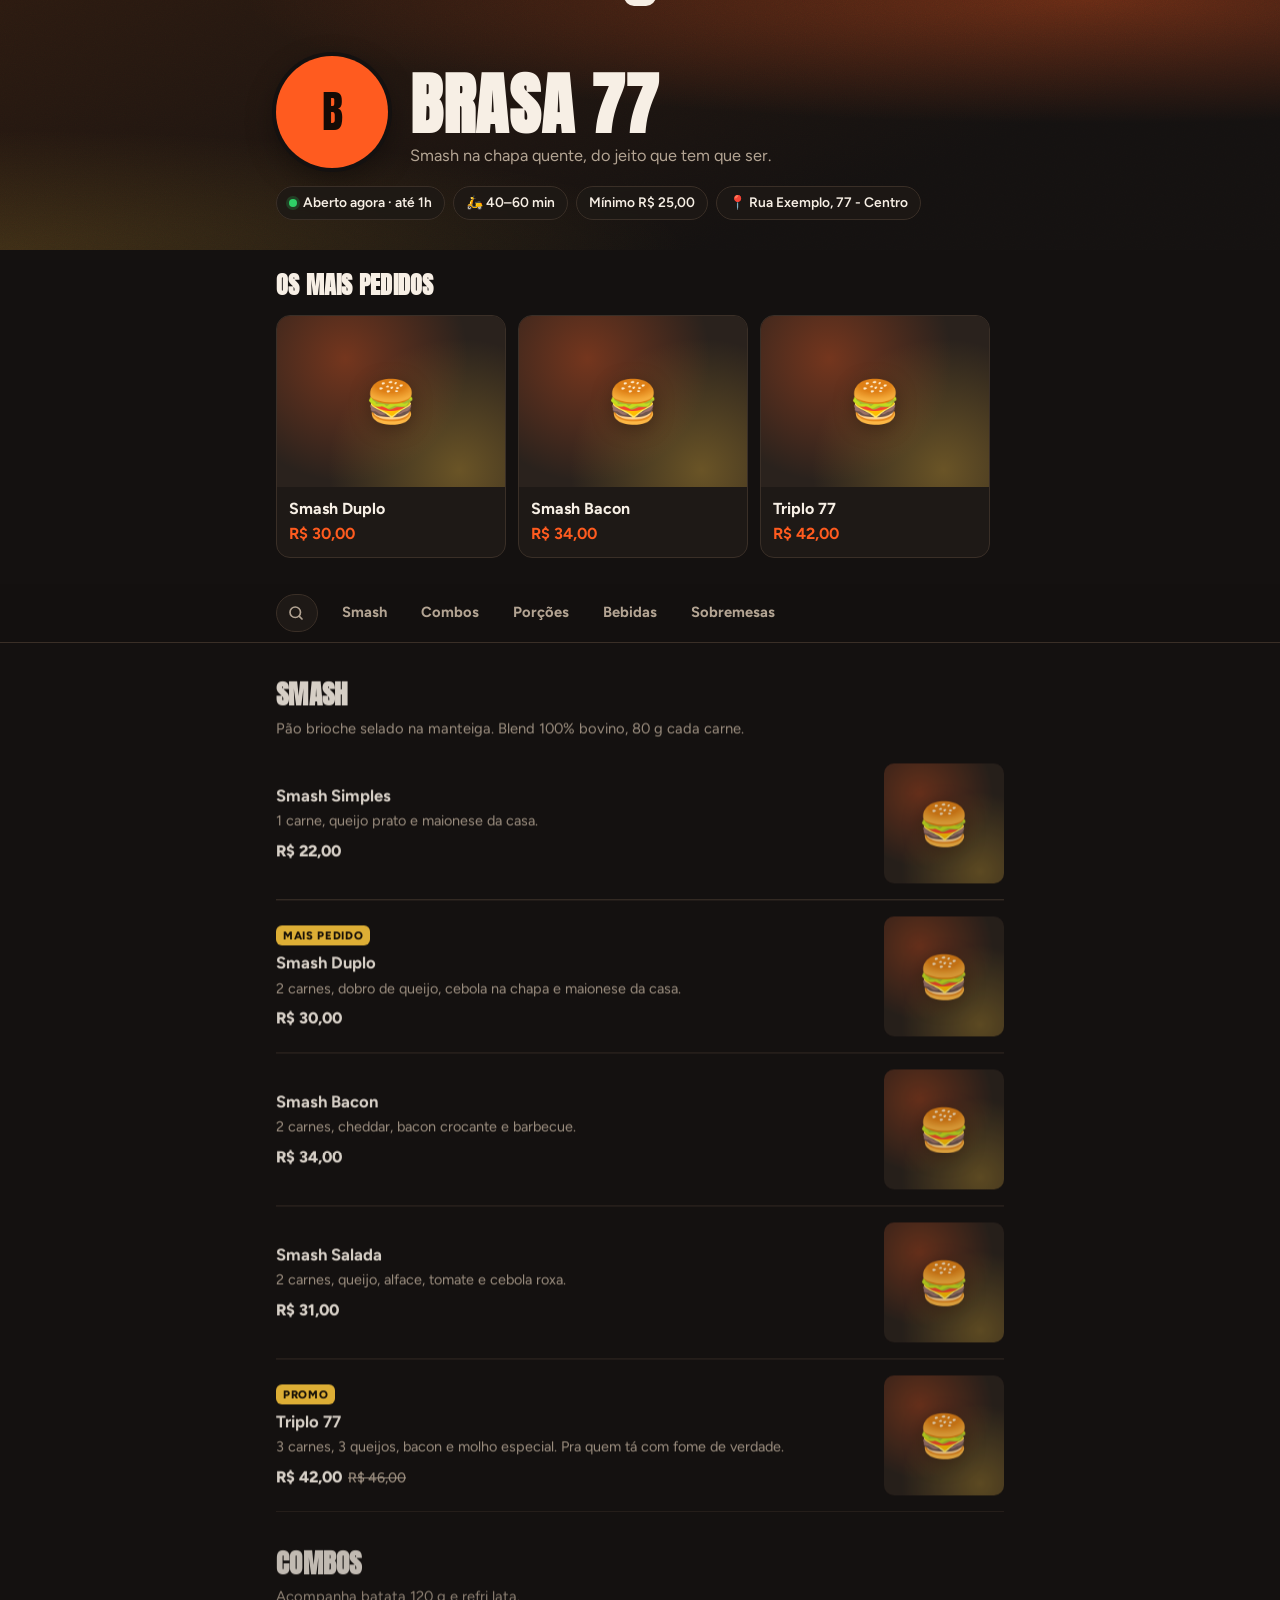
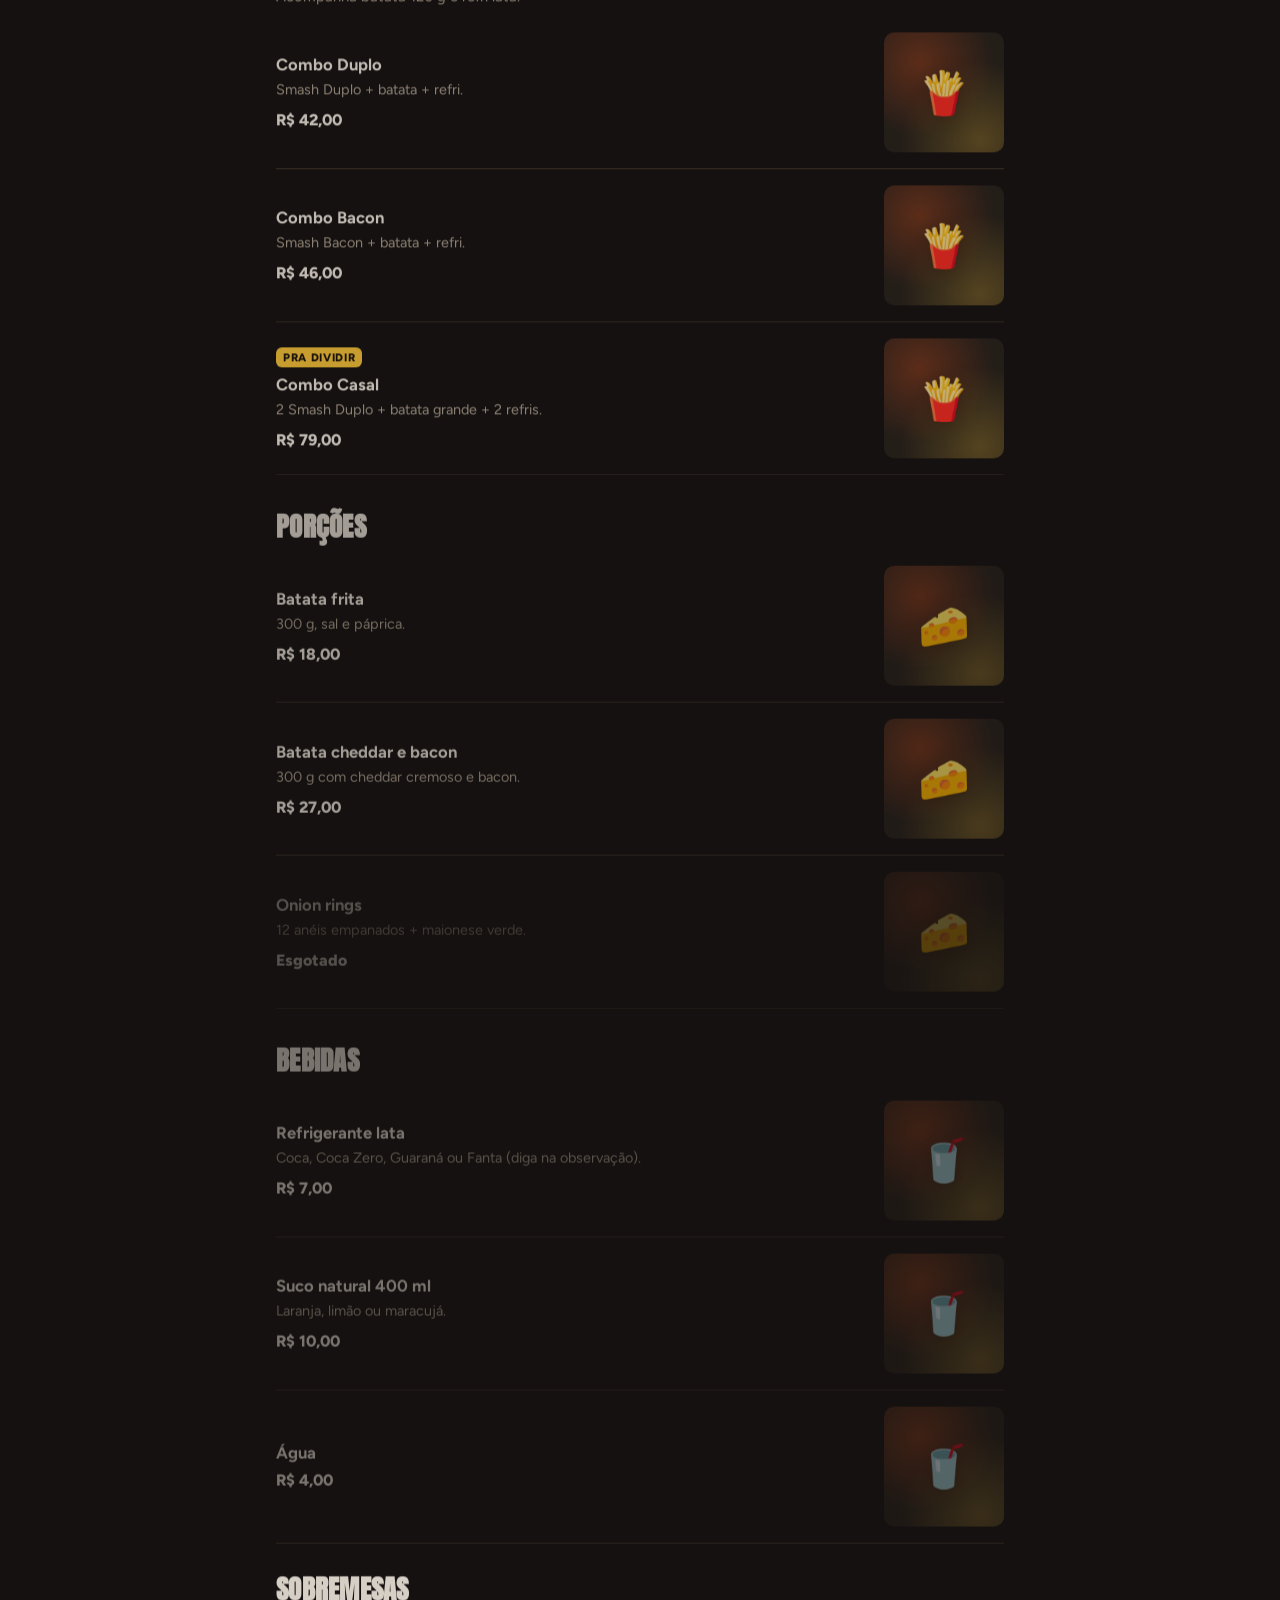
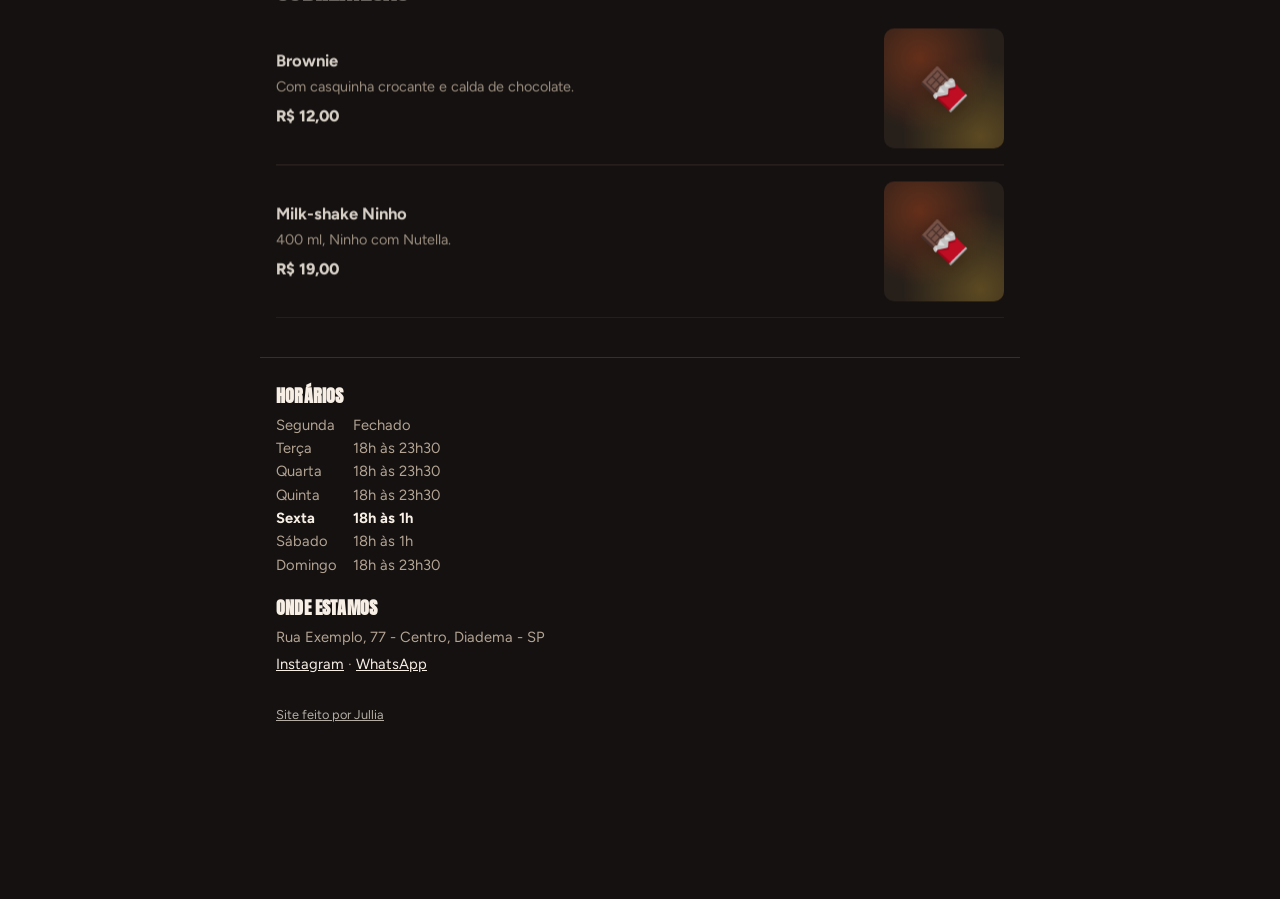
<file: index.html>
<!doctype html>
<html lang="pt-BR">
<head>
<meta charset="utf-8">
<meta name="viewport" content="width=device-width, initial-scale=1">
<title>Cardápios</title>
<meta http-equiv="refresh" content="0; url=exemplo/">
<link rel="canonical" href="exemplo/">
<style>body{margin:0;background:#141110;color:#f7efe5;font-family:system-ui,sans-serif;display:grid;place-items:center;min-height:100vh}a{color:#ff5b1f}</style>
</head>
<body><p><a href="exemplo/">Ver o cardápio de exemplo</a></p></body>
</html>
</file>
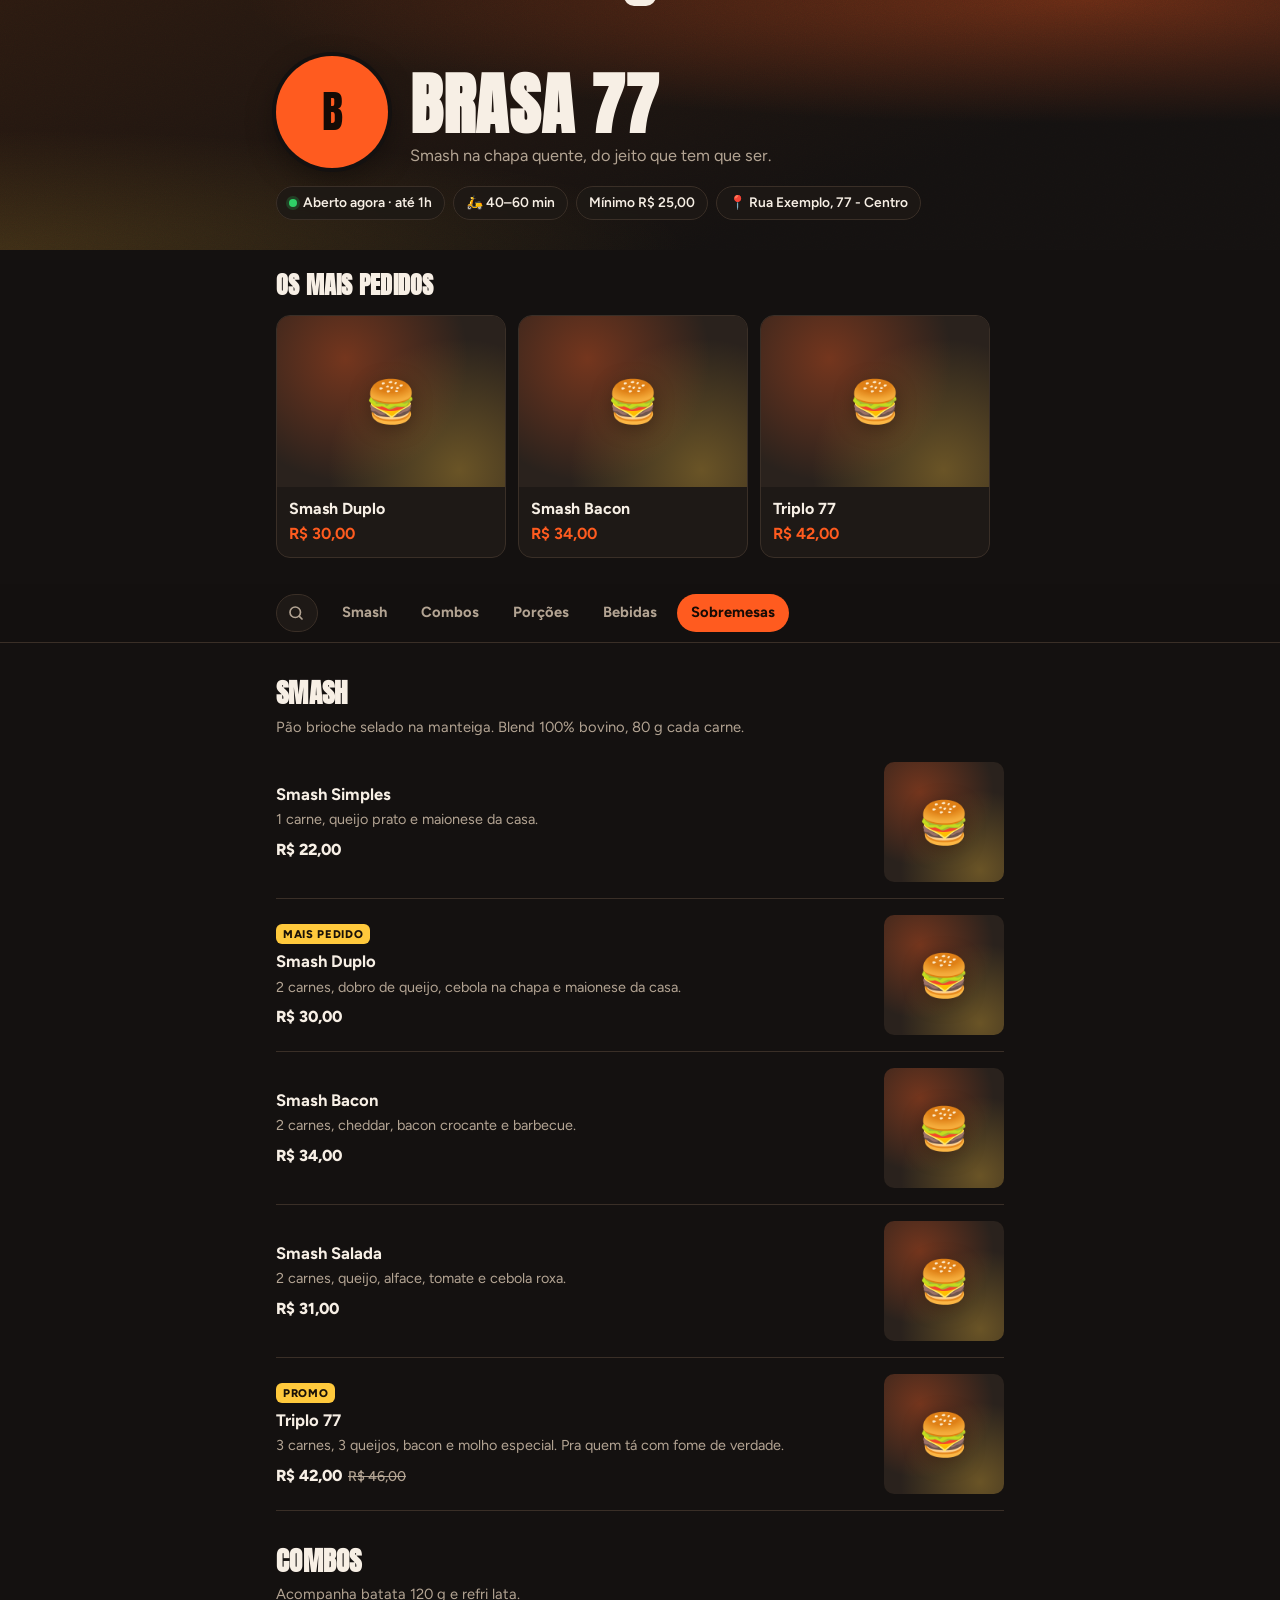
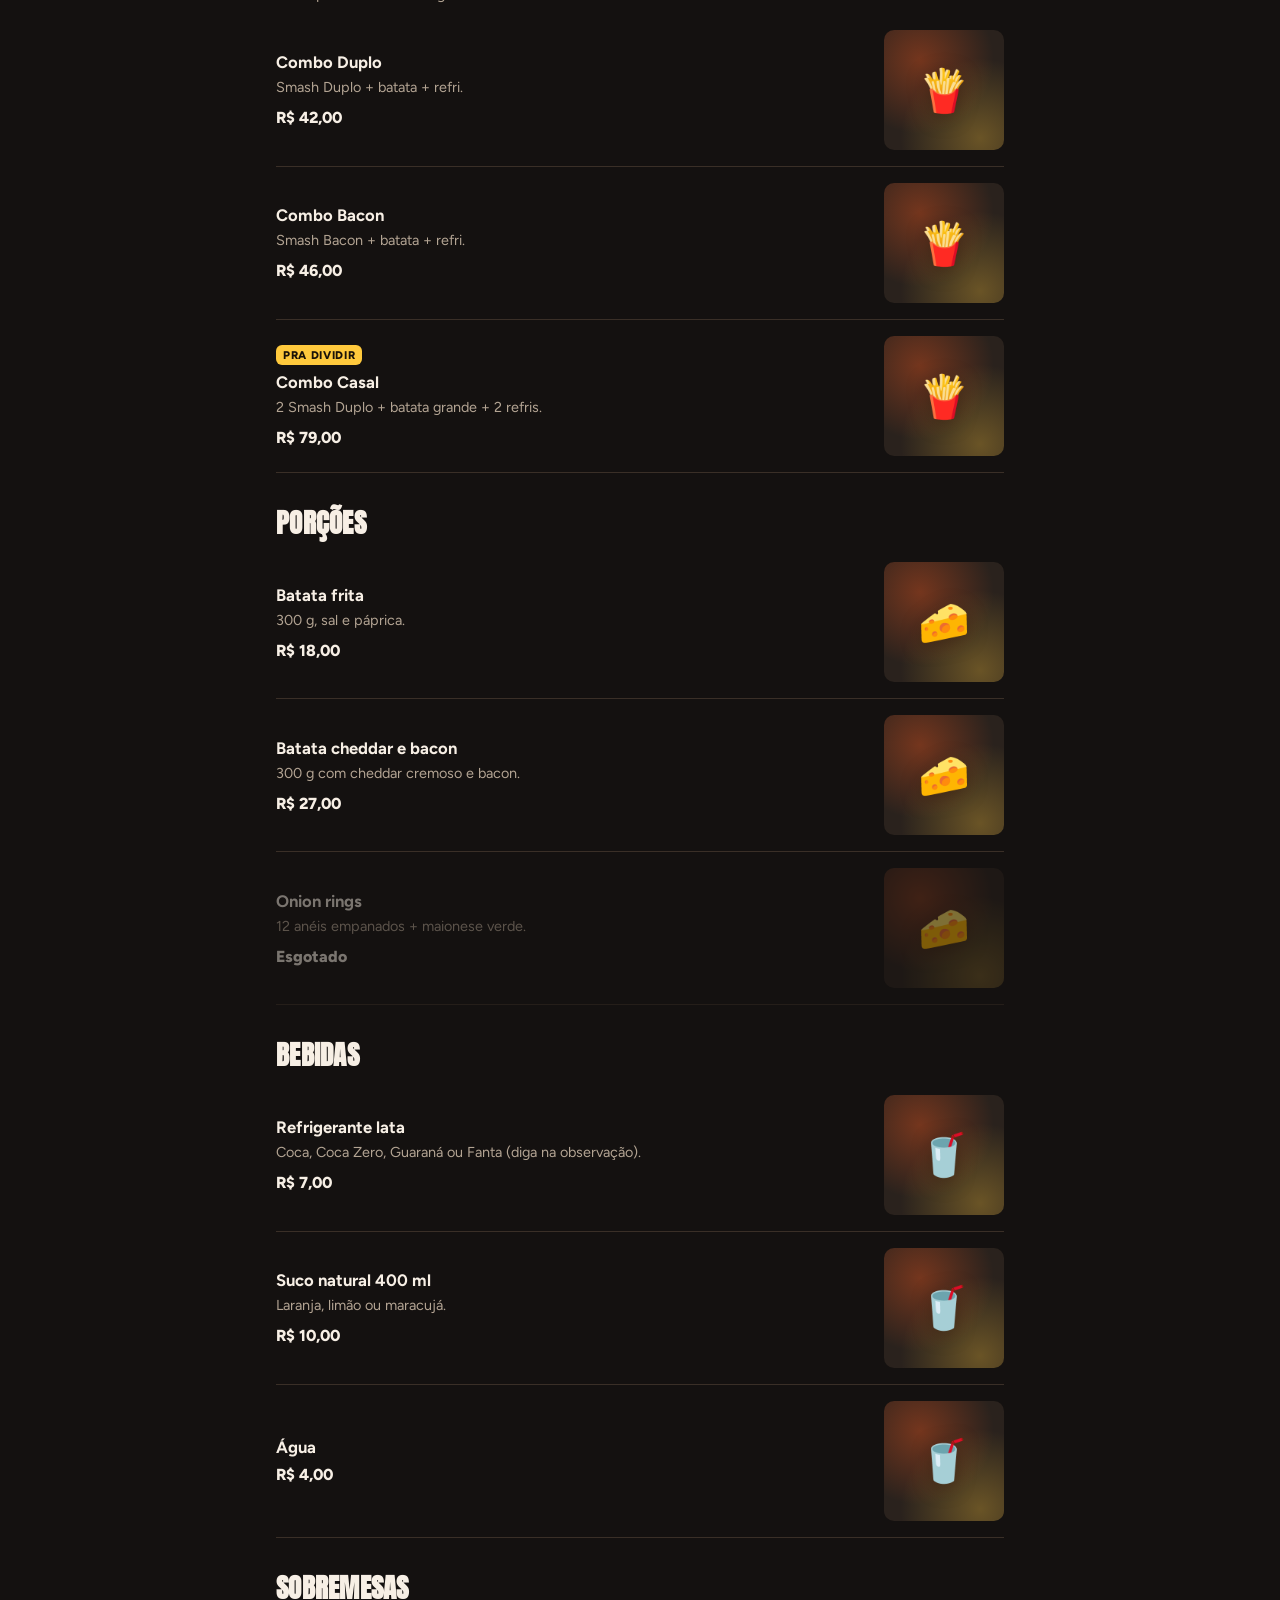
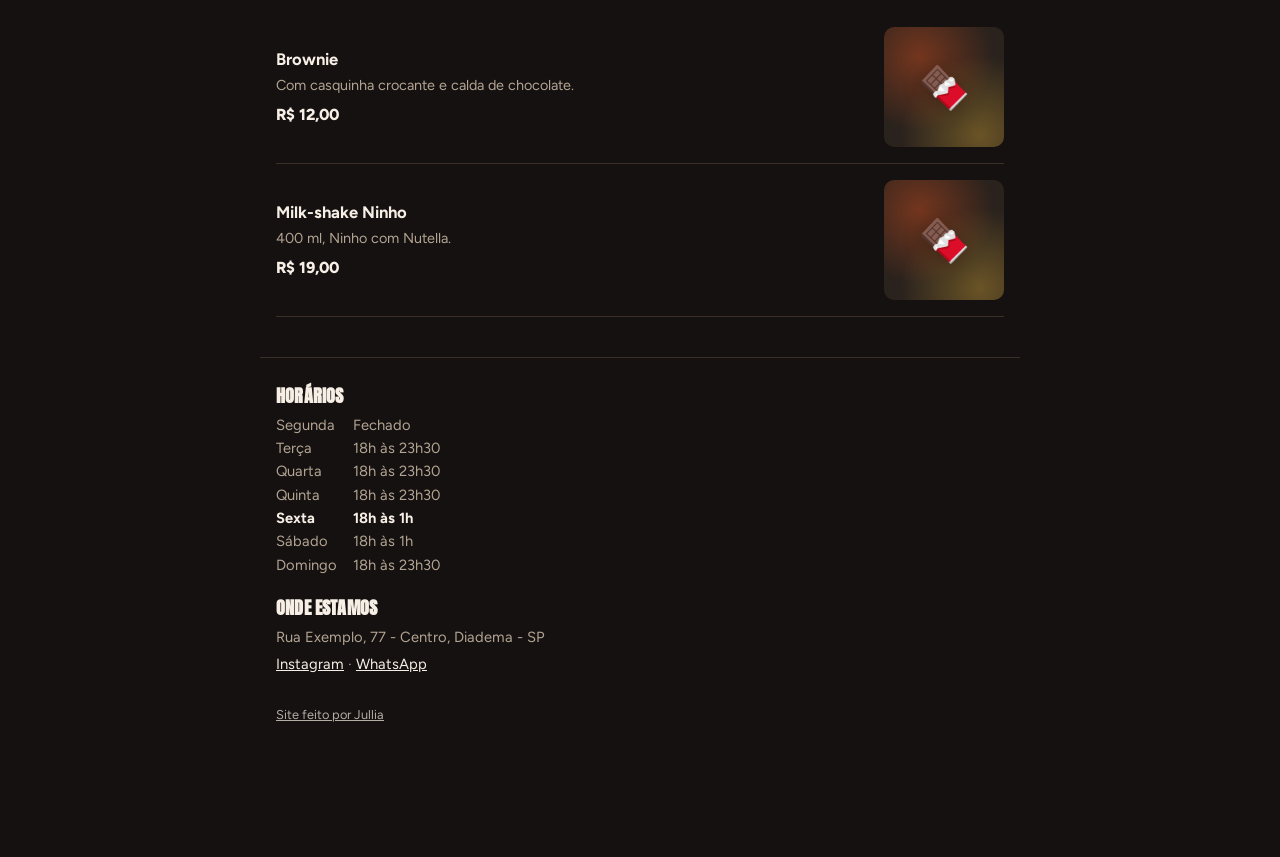
<file: exemplo/index.html>
<!doctype html>
<html lang="pt-BR">
<head>
  <meta charset="utf-8">
  <meta name="viewport" content="width=device-width, initial-scale=1, viewport-fit=cover">
  <title>Cardápio</title>
  <meta name="description" content="Cardápio online: monte seu pedido e envie direto pelo WhatsApp.">
  <meta property="og:type" content="website">
  <meta name="theme-color" content="#141110">
  <link rel="preconnect" href="https://fonts.googleapis.com">
  <link rel="preconnect" href="https://fonts.gstatic.com" crossorigin>
  <link rel="stylesheet" href="style.css">
  <script src="config.js"></script>
</head>
<body>
  <a class="pular" href="#cardapio">Pular para o cardápio</a>

  <header class="hero" id="topo">
    <div class="hero__capa" aria-hidden="true"></div>
    <div class="hero__conteudo wrap">
      <div class="hero__logo" id="logo"></div>
      <div>
        <h1 class="hero__nome" id="nome-loja"></h1>
        <p class="hero__slogan" id="slogan"></p>
      </div>
      <ul class="chips" id="chips"></ul>
    </div>
  </header>

  <main id="cardapio">
    <section class="destaques wrap" id="destaques-wrap" hidden>
      <h2 class="titulo-secao">Os mais pedidos</h2>
      <div class="destaques__trilho" id="destaques"></div>
    </section>

    <nav class="cats" id="cats-nav" aria-label="Categorias">
      <div class="cats__inner wrap">
        <label class="busca">
          <span class="sr">Buscar no cardápio</span>
          <svg viewBox="0 0 24 24" aria-hidden="true"><circle cx="11" cy="11" r="7"/><path d="m20 20-3.5-3.5"/></svg>
          <input type="search" id="busca" placeholder="Buscar" autocomplete="off">
        </label>
        <div class="cats__lista" id="cats"></div>
      </div>
    </nav>

    <div class="wrap" id="secoes"></div>
    <p class="wrap vazio" id="sem-resultado" hidden>Nada encontrado com esse nome.</p>
  </main>

  <footer class="rodape wrap" id="rodape"></footer>

  <button class="sacola-barra" id="sacola-barra" type="button" hidden>
    <span class="sacola-barra__qtd" id="sacola-qtd">0</span>
    <span>Ver sacola</span>
    <strong id="sacola-total">R$ 0,00</strong>
  </button>

  <!-- Item -->
  <dialog class="folha" id="dlg-item" aria-labelledby="item-nome">
    <form method="dialog" class="folha__fechar-form"><button class="fechar" aria-label="Fechar">×</button></form>
    <div class="item-det">
      <div class="item-det__foto" id="item-foto"></div>
      <div class="item-det__corpo">
        <h2 id="item-nome"></h2>
        <p class="item-det__desc" id="item-desc"></p>
        <p class="item-det__preco" id="item-preco"></p>
        <fieldset class="adicionais" id="item-adicionais" hidden>
          <legend>Adicionais</legend>
          <div id="item-adicionais-lista"></div>
        </fieldset>
        <label class="campo">
          <span>Alguma observação?</span>
          <textarea id="item-obs" rows="2" maxlength="140" placeholder="Ex.: sem cebola, ponto da carne…"></textarea>
        </label>
      </div>
    </div>
    <div class="folha__rodape">
      <div class="qtd" role="group" aria-label="Quantidade">
        <button type="button" id="item-menos" aria-label="Diminuir">−</button>
        <output id="item-qtd">1</output>
        <button type="button" id="item-mais" aria-label="Aumentar">+</button>
      </div>
      <button type="button" class="btn-primario" id="item-add">Adicionar <span id="item-total"></span></button>
    </div>
  </dialog>

  <!-- Sacola / finalizar -->
  <dialog class="folha folha--alta" id="dlg-sacola" aria-labelledby="sacola-titulo">
    <form method="dialog" class="folha__fechar-form"><button class="fechar" aria-label="Fechar">×</button></form>
    <div class="sacola">
      <h2 id="sacola-titulo">Sua sacola</h2>
      <ul class="linhas" id="linhas"></ul>
      <button type="button" class="link" id="continuar">+ Adicionar mais itens</button>

      <form id="form-pedido" novalidate>
        <div class="seg" role="radiogroup" aria-label="Como você quer receber" id="modo"></div>

        <div id="bloco-entrega">
          <label class="campo" id="campo-bairro" hidden>
            <span>Bairro</span>
            <select id="bairro" name="bairro"></select>
          </label>
          <label class="campo">
            <span>Rua e número</span>
            <input id="endereco" name="endereco" autocomplete="street-address" placeholder="Rua, número">
          </label>
          <label class="campo">
            <span>Complemento / referência <em>(opcional)</em></span>
            <input id="complemento" name="complemento" placeholder="Apto, bloco, perto de…">
          </label>
        </div>
        <p class="aviso" id="info-retirada" hidden></p>

        <label class="campo">
          <span>Seu nome</span>
          <input id="cliente" name="cliente" autocomplete="name" placeholder="Como te chamamos?">
        </label>

        <fieldset class="campo">
          <legend>Pagamento</legend>
          <div class="pagamentos" id="pagamentos"></div>
        </fieldset>
        <label class="campo" id="campo-troco" hidden>
          <span>Troco para quanto? <em>(opcional)</em></span>
          <input id="troco" name="troco" inputmode="decimal" placeholder="Ex.: 100">
        </label>

        <label class="campo">
          <span>Observação do pedido <em>(opcional)</em></span>
          <textarea id="obs-pedido" rows="2" maxlength="200"></textarea>
        </label>

        <dl class="totais" id="totais"></dl>
        <p class="erro" id="erro" role="alert" hidden></p>
        <p class="aviso" id="aviso-fechado" hidden></p>
        <button type="submit" class="btn-primario btn-zap">
          <svg viewBox="0 0 24 24" aria-hidden="true"><path d="M12 2a10 10 0 0 0-8.6 15.1L2 22l5-1.3A10 10 0 1 0 12 2Zm0 18.2a8.2 8.2 0 0 1-4.2-1.2l-.3-.2-3 .8.8-2.9-.2-.3A8.2 8.2 0 1 1 12 20.2Zm4.5-6.1c-.2-.1-1.5-.7-1.7-.8-.2-.1-.4-.1-.6.1l-.8 1c-.1.2-.3.2-.5.1a6.7 6.7 0 0 1-3.3-2.9c-.2-.4.3-.4.8-1.3.1-.2 0-.3 0-.4l-.8-1.8c-.2-.5-.4-.4-.6-.4h-.5a1 1 0 0 0-.7.3 3 3 0 0 0-.9 2.2 5.2 5.2 0 0 0 1.1 2.7 11.8 11.8 0 0 0 4.5 4c1.7.7 2.3.8 3.2.6.5-.1 1.5-.6 1.7-1.2.2-.6.2-1.1.2-1.2-.1-.1-.3-.2-.5-.3Z"/></svg>
          Enviar pedido pelo WhatsApp
        </button>
      </form>
    </div>
  </dialog>

  <div class="toast" id="toast" role="status" aria-live="polite"></div>

  <script src="app.js"></script>
</body>
</html>
</file>
<file: exemplo/style.css>
/* =========================================================
   Modelo de cardápio — 3 estilos prontos (data-tema)
   brasa = hamburgueria / bar   ·  forno = pizzaria / padaria
   doce  = confeitaria / café
   Cada cor pode ser trocada no config.js (campo "cores").
   ========================================================= */

:root,
[data-tema="brasa"] {
  --fundo: #141110;
  --superficie: #1e1916;
  --superficie-2: #2a221d;
  --texto: #f7efe5;
  --suave: #b3a493;
  --linha: #3a2f27;
  --primaria: #ff5b1f;
  --primaria-texto: #160b05;
  --destaque: #ffc93c;
  --zap: #25d366;
  --fonte-titulo: "Anton", "Impact", sans-serif;
  --fonte-texto: "Figtree", system-ui, sans-serif;
  --titulo-caixa: uppercase;
  --titulo-espaco: .01em;
  --raio: 14px;
  --capa: radial-gradient(120% 90% at 85% 0%, #ff5b1f55 0%, transparent 55%),
          radial-gradient(90% 80% at 0% 100%, #ffc93c22 0%, transparent 60%),
          linear-gradient(160deg, #2b1a10 0%, #141110 70%);
}

[data-tema="forno"] {
  --fundo: #f6efe3;
  --superficie: #fffaf1;
  --superficie-2: #efe4d2;
  --texto: #2a1c13;
  --suave: #7a6656;
  --linha: #e2d4bf;
  --primaria: #b5301c;
  --primaria-texto: #fff7ee;
  --destaque: #2f6b3a;
  --fonte-titulo: "Fraunces", Georgia, serif;
  --fonte-texto: "Figtree", system-ui, sans-serif;
  --titulo-caixa: none;
  --titulo-espaco: -.01em;
  --raio: 18px;
  --capa: radial-gradient(100% 80% at 100% 0%, #b5301c33 0%, transparent 60%),
          radial-gradient(70% 70% at 0% 100%, #2f6b3a26 0%, transparent 60%),
          linear-gradient(170deg, #efe2cb 0%, #f6efe3 75%);
}

[data-tema="doce"] {
  --fundo: #fdf2f3;
  --superficie: #ffffff;
  --superficie-2: #f8e3e8;
  --texto: #3a2030;
  --suave: #8c6b7c;
  --linha: #f0d6de;
  --primaria: #c94a74;
  --primaria-texto: #fff;
  --destaque: #7a4fa0;
  --fonte-titulo: "Yeseva One", Georgia, serif;
  --fonte-texto: "Nunito", system-ui, sans-serif;
  --titulo-caixa: none;
  --titulo-espaco: 0;
  --raio: 22px;
  --capa: radial-gradient(90% 90% at 90% 10%, #c94a7433 0%, transparent 60%),
          radial-gradient(80% 80% at 0% 100%, #7a4fa026 0%, transparent 60%),
          linear-gradient(170deg, #fbe0e7 0%, #fdf2f3 75%);
}

*, *::before, *::after { box-sizing: border-box; }
[hidden] { display: none !important; }
html { -webkit-text-size-adjust: 100%; scroll-behavior: smooth; }
body {
  margin: 0;
  background: var(--fundo);
  color: var(--texto);
  font-family: var(--fonte-texto);
  font-size: 16px;
  line-height: 1.45;
  padding-bottom: 96px;
}
img { max-width: 100%; display: block; }
button, input, select, textarea { font: inherit; color: inherit; }
button { cursor: pointer; }
:focus-visible { outline: 3px solid var(--destaque); outline-offset: 2px; }
.sr { position: absolute; width: 1px; height: 1px; overflow: hidden; clip: rect(0 0 0 0); white-space: nowrap; }
.pular { position: absolute; left: -999px; top: 8px; background: var(--primaria); color: var(--primaria-texto); padding: 8px 12px; border-radius: 8px; z-index: 50; }
.pular:focus { left: 8px; }
.wrap { width: 100%; max-width: 760px; margin: 0 auto; padding: 0 16px; }

/* ---------- Topo ---------- */
.hero { position: relative; overflow: hidden; padding: 36px 0 22px; isolation: isolate; }
.hero__capa {
  position: absolute; inset: 0; z-index: -1;
  background: var(--capa);
  background-size: cover; background-position: center;
}
.hero__capa::after { /* textura granulada */
  content: ""; position: absolute; inset: 0; opacity: .18; mix-blend-mode: overlay;
  background-image: url("data:image/svg+xml,%3Csvg xmlns='http://www.w3.org/2000/svg' width='160' height='160'%3E%3Cfilter id='n'%3E%3CfeTurbulence type='fractalNoise' baseFrequency='.9' numOctaves='3' stitchTiles='stitch'/%3E%3C/filter%3E%3Crect width='100%25' height='100%25' filter='url(%23n)'/%3E%3C/svg%3E");
}
.hero.tem-foto .hero__capa::before {
  content: ""; position: absolute; inset: 0;
  background: linear-gradient(180deg, transparent 0%, var(--fundo) 96%);
}
.hero__conteudo { display: grid; gap: 14px; }
.hero__logo {
  width: 84px; height: 84px; border-radius: 50%;
  background: var(--primaria); color: var(--primaria-texto);
  display: grid; place-items: center; overflow: hidden;
  font-family: var(--fonte-titulo); font-size: 34px; text-transform: var(--titulo-caixa);
  box-shadow: 0 0 0 4px var(--fundo), 0 10px 30px #0006;
}
.hero__logo img { width: 100%; height: 100%; object-fit: cover; }
.hero__nome {
  margin: 0; font-family: var(--fonte-titulo); font-weight: 800;
  font-size: clamp(2.4rem, 10vw, 4.2rem); line-height: .95;
  text-transform: var(--titulo-caixa); letter-spacing: var(--titulo-espaco);
  text-wrap: balance;
}
.hero__slogan { margin: 8px 0 0; color: var(--suave); font-size: 1.02rem; max-width: 46ch; }
.chips { list-style: none; margin: 4px 0 0; padding: 0; display: flex; flex-wrap: wrap; gap: 8px; }
.chips li, .chips a {
  display: inline-flex; align-items: center; gap: 6px;
  background: color-mix(in srgb, var(--superficie) 85%, transparent);
  border: 1px solid var(--linha); border-radius: 999px;
  padding: 6px 12px; font-size: .86rem; font-weight: 600; color: var(--texto); text-decoration: none;
  backdrop-filter: blur(6px);
}
.chips li.chip-link { padding: 0; border: 0; background: none; backdrop-filter: none; }
.chips .status::before { content: ""; width: 8px; height: 8px; border-radius: 50%; background: #9a9a9a; }
.chips .status.aberto::before { background: #2fd067; box-shadow: 0 0 0 3px #2fd06733; }
.chips .status.fechado::before { background: #ff6a5c; }

/* ---------- Destaques ---------- */
.titulo-secao {
  font-family: var(--fonte-titulo); text-transform: var(--titulo-caixa); letter-spacing: var(--titulo-espaco);
  font-size: 1.5rem; margin: 18px 0 12px; font-weight: 800;
}
.destaques__trilho {
  display: grid; grid-auto-flow: column; grid-auto-columns: minmax(200px, 62%); gap: 12px;
  overflow-x: auto; scroll-snap-type: x mandatory; padding-bottom: 8px; margin: 0 -16px; padding-left: 16px; padding-right: 16px;
  scrollbar-width: none;
}
.destaques__trilho::-webkit-scrollbar { display: none; }
.dest {
  scroll-snap-align: start; text-align: left; border: 0; padding: 0;
  background: var(--superficie); border-radius: var(--raio); overflow: hidden;
  border: 1px solid var(--linha); display: grid;
  transition: transform .2s ease;
}
.dest:hover { transform: translateY(-3px); }
.dest .foto { aspect-ratio: 4/3; }
.dest__txt { padding: 10px 12px 12px; display: grid; gap: 2px; }
.dest__txt strong { font-size: 1rem; }
.dest__txt span { color: var(--primaria); font-weight: 700; }

/* ---------- Navegação de categorias ---------- */
.cats {
  position: sticky; top: 0; z-index: 20; margin-top: 18px;
  background: color-mix(in srgb, var(--fundo) 92%, transparent);
  backdrop-filter: blur(10px); border-bottom: 1px solid var(--linha);
}
.cats__inner { display: flex; gap: 10px; align-items: center; padding-top: 10px; padding-bottom: 10px; }
.busca {
  flex: 0 0 auto; display: flex; align-items: center; gap: 6px;
  background: var(--superficie); border: 1px solid var(--linha); border-radius: 999px; padding: 0 10px; height: 38px;
  width: 42px; transition: width .25s ease; overflow: hidden;
}
.busca:focus-within, .busca.ativa { width: 170px; }
.busca svg { width: 18px; height: 18px; flex: none; fill: none; stroke: var(--suave); stroke-width: 2.2; stroke-linecap: round; }
.busca input { border: 0; background: transparent; outline: none; width: 100%; min-width: 0; font-size: .95rem; }
.cats__lista { display: flex; gap: 6px; overflow-x: auto; scrollbar-width: none; flex: 1; }
.cats__lista::-webkit-scrollbar { display: none; }
.cats__lista a {
  flex: none; text-decoration: none; color: var(--suave); font-weight: 700; font-size: .92rem;
  padding: 8px 14px; border-radius: 999px; white-space: nowrap; transition: background .2s, color .2s;
}
.cats__lista a.ativa { background: var(--primaria); color: var(--primaria-texto); }

/* ---------- Seções e itens ---------- */
.secao { padding-top: 8px; scroll-margin-top: 70px; }
.secao h2 {
  font-family: var(--fonte-titulo); text-transform: var(--titulo-caixa); letter-spacing: var(--titulo-espaco);
  font-weight: 800; font-size: 1.7rem; margin: 22px 0 4px;
}
.secao > p { margin: 0 0 8px; color: var(--suave); font-size: .92rem; }
.itens { list-style: none; margin: 0; padding: 0; }
.item {
  width: 100%; display: grid; grid-template-columns: 1fr 104px; gap: 14px; align-items: center;
  text-align: left; background: none; border: 0; border-bottom: 1px solid var(--linha);
  padding: 16px 0; color: inherit;
}
.item:hover .item__nome { color: var(--primaria); }
.item__nome { font-weight: 700; font-size: 1.04rem; margin: 0 0 3px; transition: color .2s; }
.item__desc {
  margin: 0 0 8px; color: var(--suave); font-size: .9rem;
  display: -webkit-box; -webkit-line-clamp: 2; -webkit-box-orient: vertical; overflow: hidden;
}
.item__preco { font-weight: 800; color: var(--texto); }
.item__preco s { color: var(--suave); font-weight: 500; margin-left: 6px; font-size: .88rem; }
.item .foto { width: 104px; height: 104px; border-radius: calc(var(--raio) - 4px); }
.selo {
  display: inline-block; font-size: .7rem; font-weight: 800; text-transform: uppercase; letter-spacing: .06em;
  background: var(--destaque); color: #1a1208; padding: 2px 7px; border-radius: 6px; margin-bottom: 5px;
}
.esgotado { opacity: .45; pointer-events: none; }

.foto {
  position: relative; overflow: hidden; background: var(--superficie-2);
  display: grid; place-items: center;
}
.foto img { width: 100%; height: 100%; object-fit: cover; }
.foto--vazia {
  background:
    radial-gradient(circle at 30% 25%, color-mix(in srgb, var(--primaria) 35%, transparent), transparent 60%),
    radial-gradient(circle at 80% 90%, color-mix(in srgb, var(--destaque) 30%, transparent), transparent 55%),
    var(--superficie-2);
}
.foto--vazia span { font-size: 2.6rem; filter: drop-shadow(0 4px 10px #0005); }

.vazio { color: var(--suave); text-align: center; padding: 30px 16px; }

/* ---------- Rodapé ---------- */
.rodape { margin-top: 40px; padding-top: 24px; padding-bottom: 24px; border-top: 1px solid var(--linha); color: var(--suave); font-size: .92rem; display: grid; gap: 18px; }
.rodape h3 { color: var(--texto); font-family: var(--fonte-titulo); text-transform: var(--titulo-caixa); font-size: 1.15rem; margin: 0 0 6px; letter-spacing: var(--titulo-espaco); }
.rodape a { color: var(--texto); }
.horarios { display: grid; grid-template-columns: auto 1fr; gap: 2px 16px; margin: 0; }
.horarios dt { text-transform: capitalize; }
.horarios dd { margin: 0; }
.horarios .hoje { color: var(--texto); font-weight: 700; }
.credito { font-size: .8rem; opacity: .7; }

/* ---------- Barra da sacola ---------- */
.sacola-barra {
  position: fixed; left: 50%; bottom: max(14px, env(safe-area-inset-bottom)); transform: translateX(-50%);
  width: min(728px, calc(100% - 32px)); z-index: 30;
  display: flex; align-items: center; gap: 12px; justify-content: space-between;
  background: var(--primaria); color: var(--primaria-texto); border: 0; border-radius: 16px;
  padding: 14px 18px; font-weight: 800; font-size: 1rem;
  box-shadow: 0 12px 30px #0007;
  animation: subir .35s cubic-bezier(.2,.9,.3,1.2);
}
.sacola-barra > span:nth-child(2) { flex: 1; text-align: left; }
.sacola-barra__qtd {
  min-width: 28px; height: 28px; border-radius: 8px; display: grid; place-items: center;
  background: color-mix(in srgb, var(--primaria-texto) 18%, transparent); font-size: .9rem;
}
.sacola-barra.pulo { animation: pulo .4s ease; }
@keyframes subir { from { transform: translate(-50%, 120%); } to { transform: translate(-50%, 0); } }
@keyframes pulo { 40% { transform: translate(-50%, -6px) scale(1.02); } }

/* ---------- Folhas (dialog) ---------- */
.folha {
  border: 0; padding: 0; color: var(--texto); background: var(--superficie);
  width: 100%; max-width: 560px; max-height: 92dvh;
  margin: auto auto 0; border-radius: 22px 22px 0 0;
  overflow: hidden; display: none; flex-direction: column;
}
.folha[open] { display: flex; animation: folha-sobe .28s cubic-bezier(.2,.9,.3,1); }
.folha::backdrop { background: #000a; backdrop-filter: blur(2px); }
@keyframes folha-sobe { from { transform: translateY(40px); opacity: 0; } }
@media (min-width: 700px) {
  .folha { margin: auto; border-radius: 22px; }
}
.folha__fechar-form { position: absolute; top: 10px; right: 10px; z-index: 3; margin: 0; }
.fechar {
  width: 38px; height: 38px; border-radius: 50%; border: 0; font-size: 1.5rem; line-height: 1;
  background: color-mix(in srgb, var(--fundo) 80%, transparent); color: var(--texto); backdrop-filter: blur(6px);
}
.item-det { overflow-y: auto; }
.item-det__foto .foto { aspect-ratio: 16/10; width: 100%; }
.item-det__foto .foto--vazia span { font-size: 4.5rem; }
.item-det__corpo { padding: 18px 20px 8px; }
.item-det__corpo h2 { margin: 0 0 6px; font-family: var(--fonte-titulo); text-transform: var(--titulo-caixa); letter-spacing: var(--titulo-espaco); font-size: 1.9rem; line-height: 1.05; }
.item-det__desc { color: var(--suave); margin: 0 0 10px; }
.item-det__preco { font-weight: 800; font-size: 1.15rem; margin: 0 0 14px; }
.adicionais { border: 1px solid var(--linha); border-radius: var(--raio); padding: 8px 14px 4px; margin: 0 0 14px; }
.adicionais legend { font-weight: 800; padding: 0 6px; }
.adicional { display: flex; align-items: center; gap: 10px; padding: 10px 0; border-bottom: 1px dashed var(--linha); }
.adicional:last-child { border-bottom: 0; }
.adicional input { width: 20px; height: 20px; accent-color: var(--primaria); }
.adicional span { flex: 1; }
.adicional em { font-style: normal; color: var(--suave); font-size: .9rem; }
.folha__rodape {
  display: flex; gap: 12px; padding: 12px 16px max(14px, env(safe-area-inset-bottom));
  border-top: 1px solid var(--linha); background: var(--superficie);
}
.qtd { display: flex; align-items: center; background: var(--superficie-2); border-radius: 12px; }
.qtd button { width: 42px; height: 48px; border: 0; background: none; font-size: 1.4rem; font-weight: 700; color: var(--primaria); }
.qtd output { min-width: 22px; text-align: center; font-weight: 800; }
.btn-primario {
  flex: 1; display: inline-flex; align-items: center; justify-content: center; gap: 8px;
  border: 0; border-radius: 12px; padding: 14px 18px; min-height: 48px;
  background: var(--primaria); color: var(--primaria-texto); font-weight: 800; font-size: 1rem;
  transition: filter .2s, transform .1s;
}
.btn-primario:hover { filter: brightness(1.08); }
.btn-primario:active { transform: scale(.98); }
.btn-zap { background: var(--zap, #25d366); color: #062b14; width: 100%; margin-top: 6px; }
.btn-zap svg { width: 22px; height: 22px; fill: currentColor; }

.campo { display: grid; gap: 6px; margin: 0 0 14px; border: 0; padding: 0; min-width: 0; }
.campo > span, .campo legend { font-weight: 700; font-size: .92rem; padding: 0; }
.campo em { font-style: normal; color: var(--suave); font-weight: 500; }
.campo input, .campo select, .campo textarea {
  width: 100%; background: var(--fundo); border: 1px solid var(--linha); border-radius: 12px;
  padding: 12px 14px; font-size: 1rem; resize: vertical;
}
.campo input:focus, .campo select:focus, .campo textarea:focus { outline: 2px solid var(--primaria); outline-offset: 0; border-color: transparent; }
.campo .invalido, .invalido { border-color: #ff6a5c !important; }

/* ---------- Sacola ---------- */
.sacola { overflow-y: auto; padding: 22px 20px max(20px, env(safe-area-inset-bottom)); }
.sacola h2 { margin: 0 0 10px; font-family: var(--fonte-titulo); text-transform: var(--titulo-caixa); letter-spacing: var(--titulo-espaco); font-size: 1.8rem; }
.linhas { list-style: none; margin: 0; padding: 0; }
.linha { display: grid; grid-template-columns: 1fr auto; gap: 4px 12px; padding: 12px 0; border-bottom: 1px solid var(--linha); }
.linha__nome { font-weight: 700; }
.linha__extra { color: var(--suave); font-size: .86rem; grid-column: 1; }
.linha__preco { font-weight: 700; text-align: right; }
.linha .qtd { grid-column: 2; grid-row: 2 / span 2; justify-self: end; align-self: end; }
.linha .qtd button { width: 34px; height: 36px; font-size: 1.15rem; }
.link { background: none; border: 0; color: var(--primaria); font-weight: 800; padding: 12px 0; }
.seg { display: grid; grid-template-columns: 1fr 1fr; gap: 6px; background: var(--superficie-2); padding: 5px; border-radius: 14px; margin: 14px 0 16px; }
.seg label { position: relative; }
.seg input { position: absolute; opacity: 0; inset: 0; }
.seg span { display: block; text-align: center; padding: 10px; border-radius: 10px; font-weight: 800; color: var(--suave); transition: background .2s, color .2s; }
.seg input:checked + span { background: var(--superficie); color: var(--texto); box-shadow: 0 2px 8px #0003; }
.seg input:focus-visible + span { outline: 3px solid var(--destaque); }
.seg:has(> label:only-child) { grid-template-columns: 1fr; }
.pagamentos { display: flex; flex-wrap: wrap; gap: 8px; }
.pagamentos label { position: relative; }
.pagamentos input { position: absolute; opacity: 0; inset: 0; }
.pagamentos span { display: block; padding: 9px 14px; border-radius: 999px; border: 1px solid var(--linha); font-weight: 700; font-size: .92rem; }
.pagamentos input:checked + span { background: var(--primaria); border-color: var(--primaria); color: var(--primaria-texto); }
.pagamentos input:focus-visible + span { outline: 3px solid var(--destaque); }
.totais { display: grid; grid-template-columns: 1fr auto; gap: 6px; margin: 6px 0 12px; padding: 14px 0 0; border-top: 1px dashed var(--linha); }
.totais dt { color: var(--suave); }
.totais dd { margin: 0; text-align: right; font-weight: 600; }
.totais .total { color: var(--texto); font-weight: 800; font-size: 1.15rem; }
.erro { background: #ff6a5c22; color: var(--texto); border: 1px solid #ff6a5c; border-radius: 12px; padding: 10px 12px; margin: 0 0 10px; font-size: .92rem; }
.aviso { background: color-mix(in srgb, var(--destaque) 18%, transparent); border-radius: 12px; padding: 10px 12px; font-size: .92rem; margin: 0 0 12px; }

.toast {
  position: fixed; left: 50%; top: 16px; transform: translate(-50%, -150%); z-index: 60;
  background: var(--texto); color: var(--fundo); padding: 10px 16px; border-radius: 999px; font-weight: 700; font-size: .92rem;
  transition: transform .3s cubic-bezier(.2,.9,.3,1.2); pointer-events: none; white-space: nowrap;
}
.toast.on { transform: translate(-50%, 0); }

/* entrada suave dos itens */
.secao { animation: aparecer .5s ease both; }
.secao:nth-child(2) { animation-delay: .05s; } .secao:nth-child(3) { animation-delay: .1s; } .secao:nth-child(4) { animation-delay: .15s; }
@keyframes aparecer { from { opacity: 0; transform: translateY(10px); } }

@media (min-width: 700px) {
  .hero { padding: 56px 0 30px; }
  .hero__conteudo { grid-template-columns: auto 1fr; align-items: end; column-gap: 22px; }
  .hero__logo { width: 112px; height: 112px; font-size: 44px; }
  .chips { grid-column: 1 / -1; }
  .destaques__trilho { grid-auto-columns: 230px; }
  .item { grid-template-columns: 1fr 120px; }
  .item .foto { width: 120px; height: 120px; }
}
@media (prefers-reduced-motion: reduce) {
  *, *::before, *::after { animation: none !important; transition: none !important; scroll-behavior: auto !important; }
}
</file>
